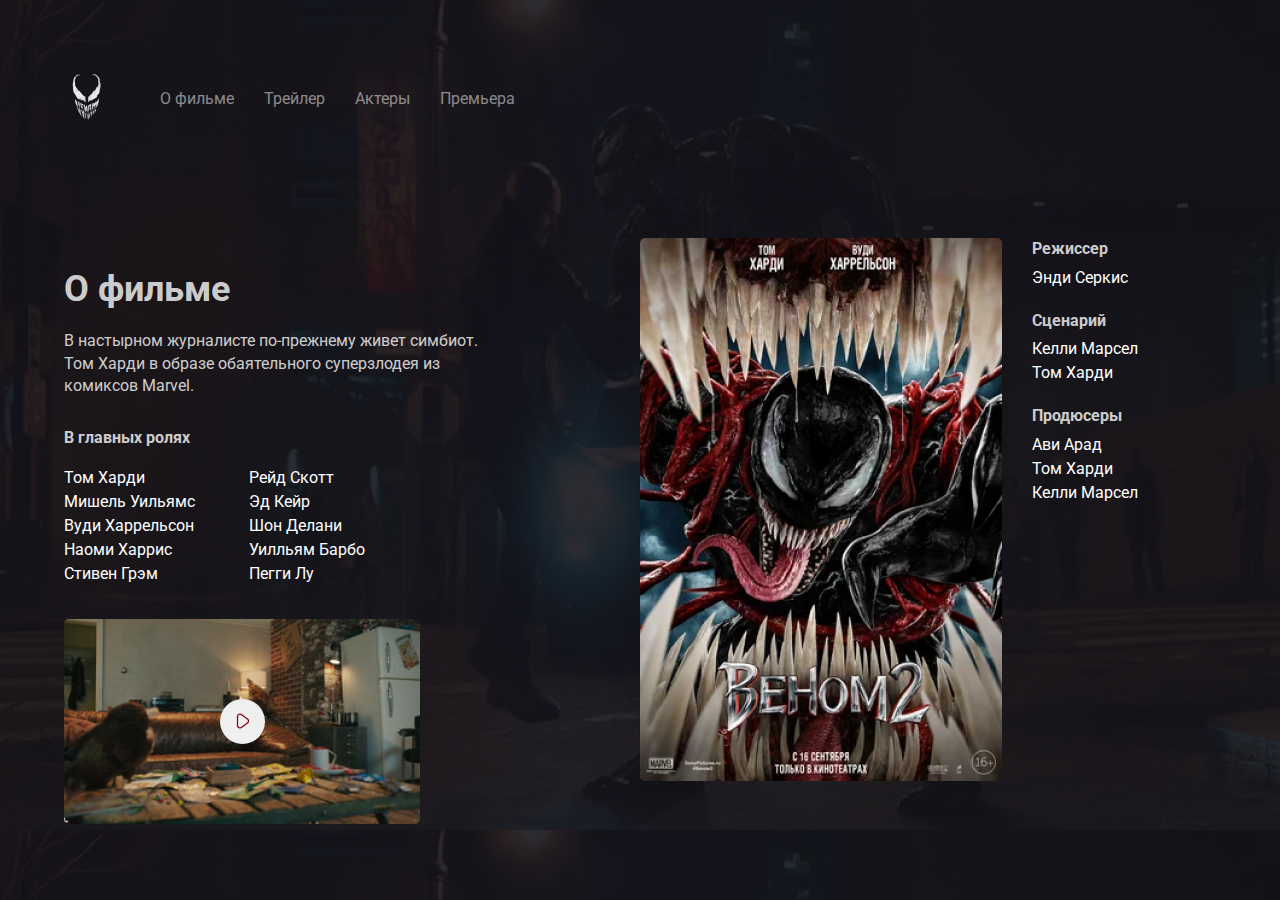
<file: about.html>
<!DOCTYPE html>
<html lang="ru">
<head>
    <meta charset="UTF-8">
    <meta http-equiv="X-UA-Compatible" content="IE=edge">
    <meta name="viewport" content="width-device-width, initial-scale=1.0">
    <link rel="preconnect" href="https://fonts.gstatic.com">
    <link href="https://fonts.googleapis.com/css2?family=Roboto:wght@400;700&display=swap" rel="stylesheet">
    <link rel="stylesheet" href="css/css.css">
    <link rel="stylesheet" href="css/normalize.css">
    <title>О фильме Venom 2</title>
</head>
<body class="primary-pg">
<div class="container">
    <header class="header">
        <a href="/" class="logo-link">
            <img src="img/logo.png" width="46" height="71" alt="Логотип" class="logo-img"> </a>
        <naw class="naw">
            <button class="menu-button">
                <span class="menu-button-text">Меню</span>
                <img src="img/menu.svg" alt="Меню" class="menu-button">
            </button>
            <button class="menu-close">
                <span class="menu-close-text">Закрыть</span>
                <img src="img/arow.svg" alt="Стрелка назад" class="menu-close-icon">
            </button>
            <ul class="naw-menu">
                <li class="naw-menu-item">
                    <a href="about.html" class="naw-menu-link">О фильме</a>
                </li>
                <li class="naw-menu-item">
                    <a href="trailer.html" class="naw-menu-link">Трейлер</a>
                </li>
                <li class="naw-menu-item">
                    <a href="actor.html" class="naw-menu-link">Актеры</a>
                </li>
                <li class="naw-menu-item">
                    <a href="premier.html" class="naw-menu-link">Премьера</a>
                </li>
            </ul>
        </naw>
    </header>
    <div class="content">
        <div class="col">
            <h2 class="content-title">О фильме</h2>
            <p class="content-text">В настырном журналисте по-прежнему живет симбиот. Том Харди в образе обаятельного суперзлодея из комиксов Marvel.</p>
            <h3 class="content-suptitle">В главных ролях</h3>
            <ul class="list column-2">
            <li class="list-item">Том Харди</li>
            <li class="list-item">Мишель Уильямс</li>
            <li class="list-item">Вуди Харрельсон</li>
            <li class="list-item">Наоми Харрис</li>
            <li class="list-item">Стивен Грэм</li>
            <li class="list-item">Рейд Скотт</li>
            <li class="list-item">Эд Кейр</li>
            <li class="list-item">Шон Делани</li>
            <li class="list-item">Уилльям Барбо</li>
            <li class="list-item">Пегги Лу</li>
            </ul>
            <div class="trailer">
                <button class="play">
                    <img src="img/play.png" alt="" class="play-icon">
                </button>
            </div>
            <!-- /.trailer -->
        </div>
        <div class="col">
            <div class="poster-rap">
                <img src="img/poster.png" alt="" class="poster">
                <div class="creators">
                    <h3 class="content-suptitle">Режиссер</h3>
                    <ul class="list">
                        <li class="list-item">Энди Серкис</li>
                    </ul>
                    <h3 class="content-suptitle">Сценарий</h3>
                    <ul class="list">
                        <li class="list-item">Келли Марсел</li>
                        <li class="list-item">Том Харди</li>
                    </ul>
                    <h3 class="content-suptitle">Продюсеры</h3>
                    <ul class="list">
                        <li class="list-item">Ави Арад</li>
                        <li class="list-item">Том Харди</li>
                        <li class="list-item">Келли Марсел</li>
                    </ul>
                </div>
            </div>
        </div>
    </div>
    <!-- /.content -->
</div>
<!-- /.container -->
<script src="js/main.js"></script>
</body>
</html>
</file>
<file: css/css.css>
body {
    background-color: #14131A;
    color: white;
    font-family: "Roboto", sans-serif; /*рубленные шрифты (шрифты без засечек или гротески)*/
}

.img {
    max-width: 100%;
}

.container {
    /* max-width: 1140px; /*максимальная ширина шапки*/
    width: 90%;
    margin: auto; /*шапка по центру*/
}

.header {
    padding-top: 40px; /*отступ сверху*/
    display: flex; /*картинка и пункты меню на оном уровне*/
    align-items: center; /* относительно картики пункты меню посеридине*/
    margin-bottom: 80px; /*текст начиная с даты отступает от хедера на 80*/
}

.logo-link{
    display: inline-block;
}

.naw-menu {
    margin: 0;
    padding: 50px; /*отступ от картинки до меню*/
    list-style: none; /* устанавливает все свойства списка в одном объявлении */
    display: flex;
}

.naw-menu-item {
    margin-right: 30px; /* отступы между текстами */
}

.naw-menu-link {
    text-decoration: none; /* убираем подчеркивание ссылок */
    color: rgba(255, 255, 255, 0.5);
}

.film-date{
    display: block; /*чтобы с датой не на одной строке были*/
    font-size: 24px;
    line-height: 28px;
    margin-bottom: 5%; /*расстояние между датой и Веном*/
    color: rgba(255, 255, 255, 0.8);
}

.film-disp{
    margin-top: 3%; /*расстояние между тестом про Тома и Веном*/
    max-width: 423px;
    font-size: 16px;
    line-height: 140%;
    color: rgba(255, 255, 255, 0.8);
}

.venom2{
    width: 70%;
}

.button{
    padding: 15px 30px; /*сверху и снизу по 15, по бокам 30*/
    border: none;
    border-radius: 5px;
    text-decoration: none;
    cursor: pointer;
}

.button-icon,
.button-text {
    display: inline-block;
    vertical-align: middle; /*блоки относительно друг друга по вертикали выравниваются*/
}

.button-text{
    font-size: 14px;
    line-height: 16px;
    margin-left: 10px;
}

.button-primary{
    color: #8D0019;
    background-color: white;
}

.button-link{
    color: #fff;
}

.button-group{
    margin-top: 5%;
}

.venom-img {
    position: absolute; /*картинка не будет учитываться остальными элементами, тк элементы не будут обращать на нее внимание и может (картинка) наезжать на элементы*/
    top: 0;
    right: 0;
    max-width: 728px;
    width: 40%;
}

.blood {
    background:  url("../img/blood.png") no-repeat top right / 70%, #14131A url("../img/background.jpg");
}

.primary-pg {
    background:  #14131A url("../img/background.jpg");
}

.content {
    display: flex; /*поделить страницу на 2 части*/
}

.col {
    flex-basis: 50%; /*каждая из колонок по половине*/
}

.content-title {
    font-weight: bold;
    font-size: 36px;
    line-height: 42px;
    color: rgba(255, 255, 255, 0.8);
    margin-bottom: 20px;
}

.content-suptitle {
    font-size: 16px;
    line-height: 140%;
    color: rgba(255, 255, 255, 0.8);
    margin-bottom: 15px;
    margin-top: 0px;
}

.content-text {
    font-size: 16px;
    line-height: 140%;
    color: rgba(255, 255, 255, 0.8);
    max-width: 423px;
    margin-bottom: 30px;
}

.content .list {
    list-style: none;
    padding: 0;
}

.list-item {
    line-height: 1.5;
}

.column-2 { /*делит список на 2*/
    -webkit-column-count: 2;
    -moz-column-count: 2;
    column-count: 2;
    -webkit-column-gap: 20px;
    -moz-column-gap: 20px;
    column-gap: 20px;
    max-width: 350px;
}

.content .trailer {
    width: 356px;
    height: 205px;
    background: url("../img/trailer.jpg") no-repeat center / contain;
    border-radius: 5px;
    display: flex; /*след 3 для кнопки плей посеридине*/
    align-items: center;
    justify-content: center;
    margin-top: 33px;
}

.trailer .play {
    width: 45px;
    height: 45px;
    border-radius: 50%;
    border: none;
    cursor: none;
}

.trailer .play-icon {
    transform: translate(1px, 2px); /*плей ровно*/
}

.poster-rap {
    display: flex;
    align-items: start;
}

.poster {
    width: 362px;
    border-radius: 5px;
    margin-right: 30px;
}

.poster-rap .content-suptitle {
    margin-bottom: 5px;
}

.poster-rap .list {
    margin: 0;
    margin-bottom: 20px;
}

.menu-button{
    display: none;
}

.menu-close {
    display: none;
}
@media(max-width: 1024px) {
    .content {
        flex-direction: column; /*кононка с постером вниз*/
        padding-bottom: 5%;
    }
    .col {
        margin-bottom:  2%;
    }
    .header {
        margin-bottom:  4%;
    }
    .film {
        margin-top: 10%;
    }
}
@media(max-width: 768px) {
    .blood {
        background: #14131A;
    }
    .venom-img {
        top: 15%; /*веном сползает*/
    }
}

@media(max-width: 576px) { /*меню*/
    .naw-menu{
        position: fixed;
        left: 0;
        top: 0;
        z-index: 9;
        width: 100%;
        height: 100%;
        background-color: white;
        display: flex;
        justify-content: center;
        align-items: center;
        flex-direction: column; /*меню по очереди*/
        transform: translateX(100%);
        transition: transform 0.2s;
}
    .naw-menu-item {
        margin-bottom: 2%;
        margin-top: 2%;
        margin-right: 0;
    }
    .naw-menu-link {
        color: #14131A;
    }
    .menu-close {
        position: fixed;
        opacity: 0;
        right: 25px;
        top: 65px;
        display: flex;
        align-items: center;
        z-index: 10;
        border: none;
        background-color: white;
        cursor: pointer;
        transform: translateX(300%);
        transition: transform 0.2s;
        transition-delay: 0.2s;
    }
    .is-active{
        transform: translateX(0%);
        opacity: 1;
    }
    .menu-close-text {
        margin-right: 10px;
    }
    .naw{
        margin-left: auto;
    }
    .menu-button{
        display: flex;
        align-items: center;
        justify-content: center;
        padding: 10px;
        border: none;
        background-color: #14131A;
        cursor: pointer;
        color: white;
    }
    .menu-button-text{
        margin-right: 10px;
    }
    .button-group{
        display: flex;
        align-items: center;
        justify-content: center;
        flex-direction: column;
    }
    .film-text {
        text-align: center;
    }

    .poster-rap {
        flex-direction: column;
    }
    .poster {
        margin-bottom: 4%;
    }
    .content .trailer {
        max-width: 350px;
        width: 100%;
    }
    .poster {
        margin-right: 0px;
        max-width: 350px;
        width: 100%;
    }
    .column-2 {
        column-count: 1;
    }
}
</file>
